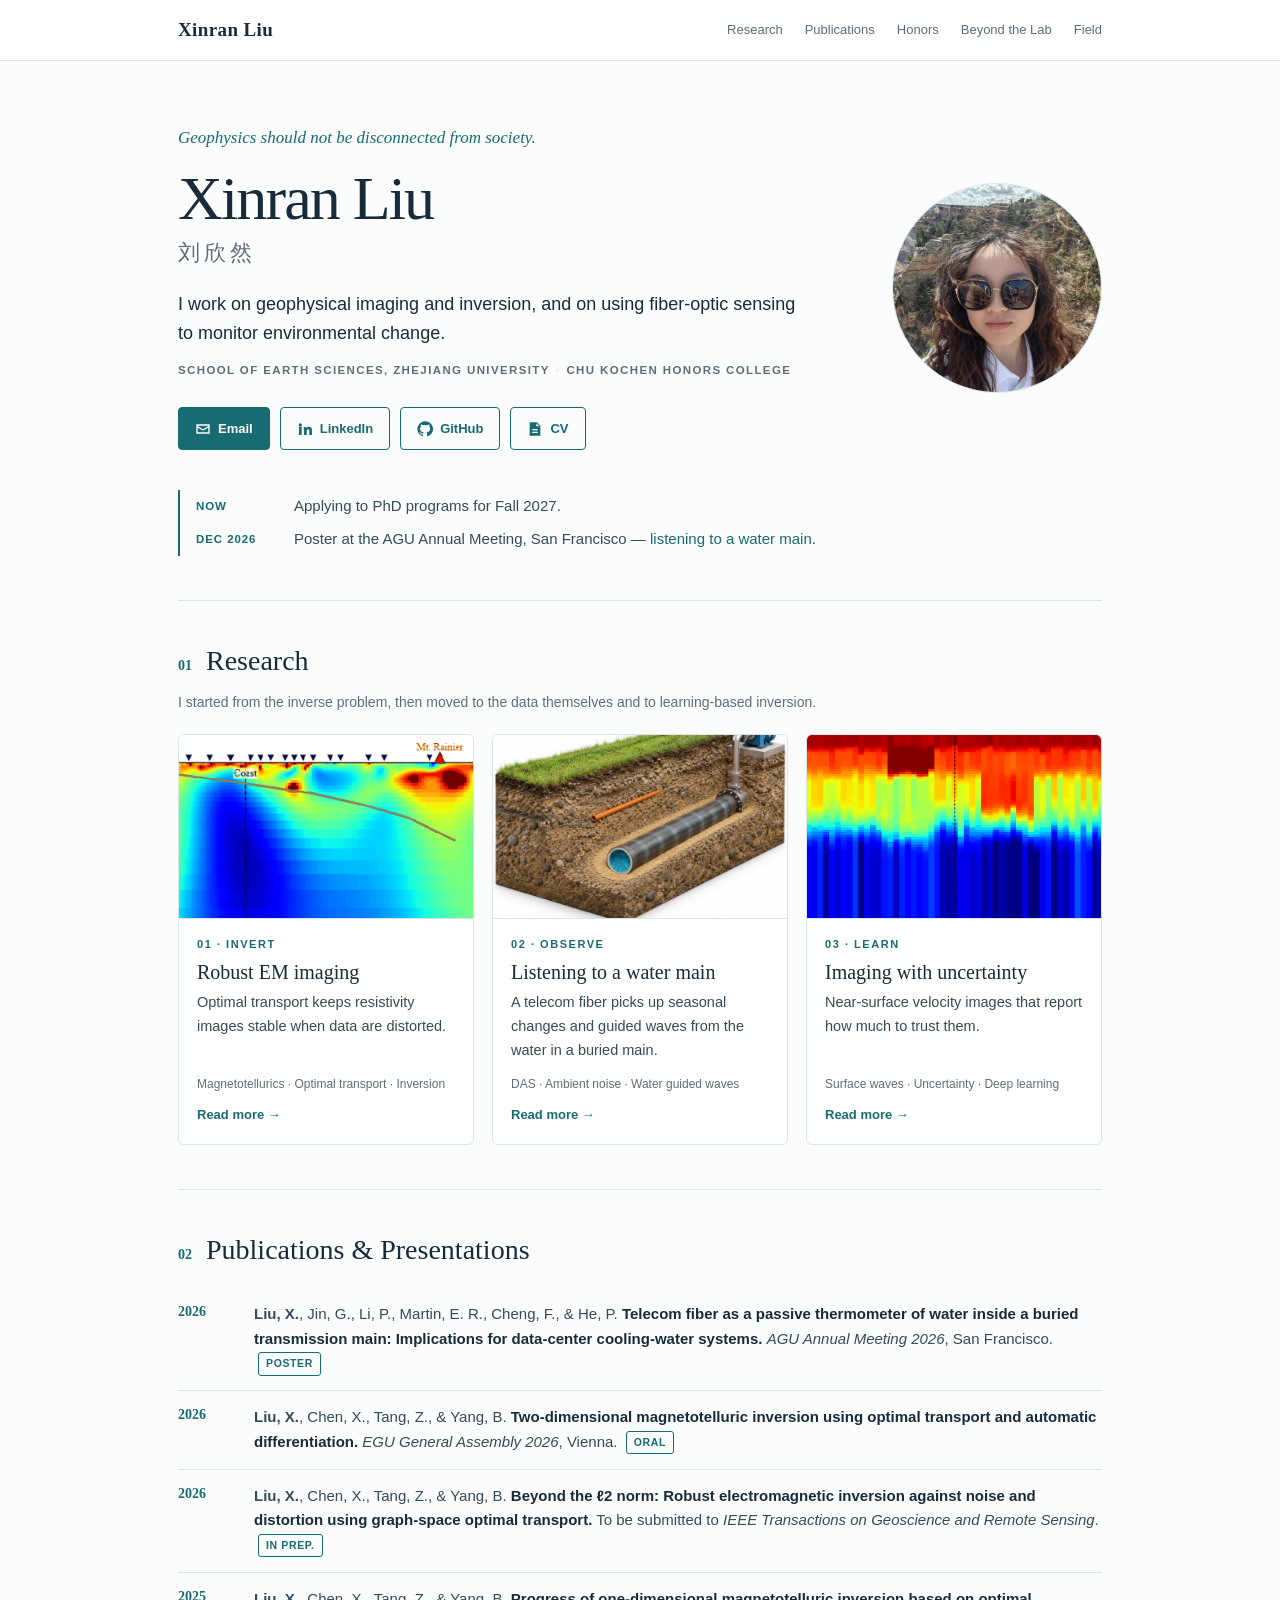
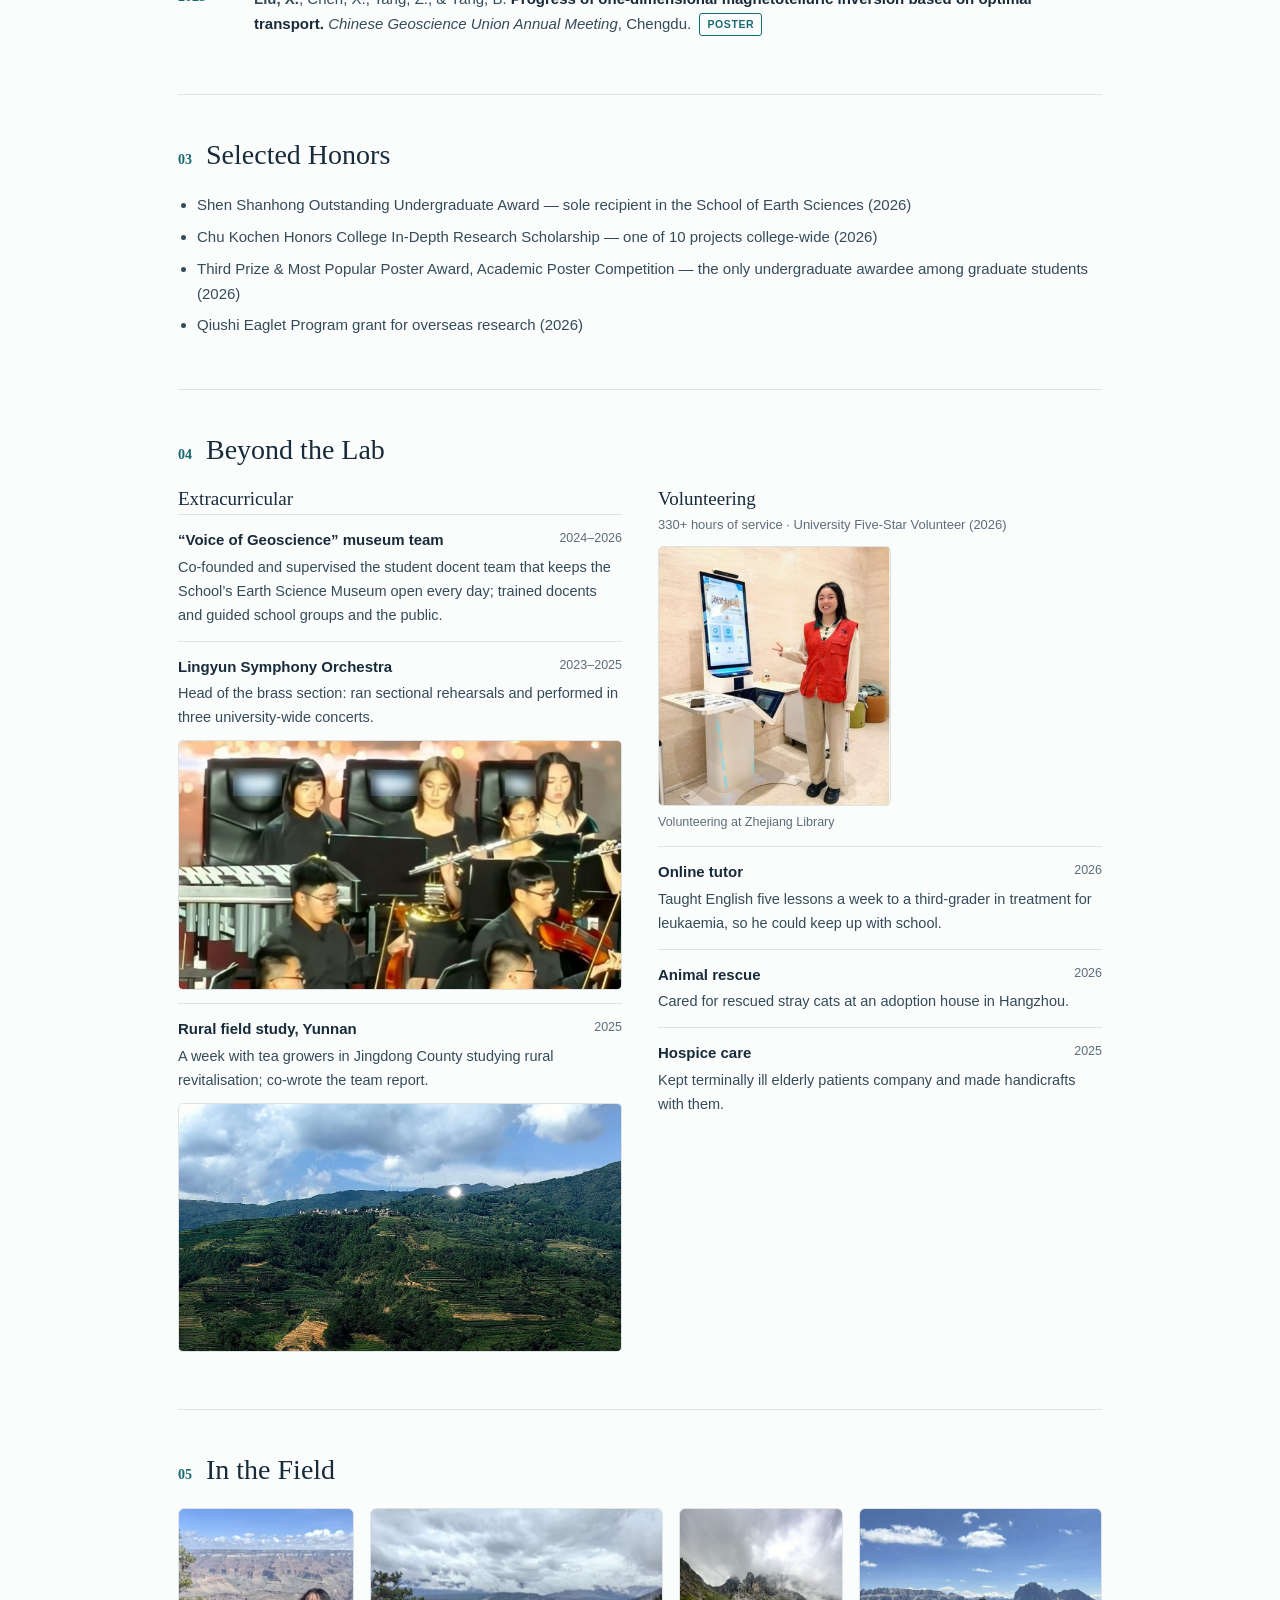
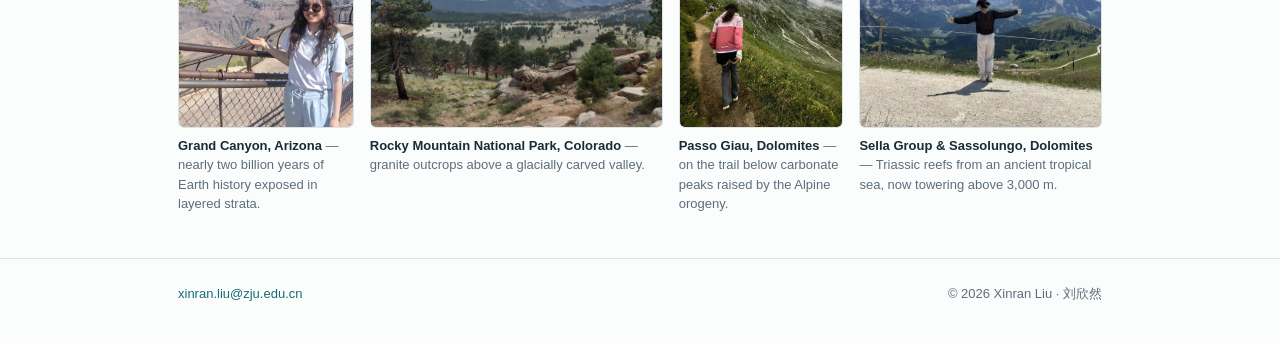
<file: index.html>
<!doctype html>
<html lang="en">
<head>
<meta charset="utf-8">
<meta name="viewport" content="width=device-width, initial-scale=1, viewport-fit=cover">
<meta name="description" content="Xinran Liu (刘欣然) — geophysical imaging and inversion, and fiber-optic sensing to monitor environmental change. Zhejiang University.">
<meta name="theme-color" content="#176b72">
<meta property="og:title" content="Xinran Liu 刘欣然 · Geophysics">
<meta property="og:description" content="Geophysical imaging and inversion, and fiber-optic sensing to monitor environmental change.">
<title>Xinran Liu 刘欣然 | Geophysics</title>
<link rel="stylesheet" href="assets/site.css">
</head>
<body>
<header><div class="wrap"><nav>
 <a class="brand" href="#top">Xinran Liu</a>
 <div class="navlinks"><a href="#research">Research</a><a href="#publications">Publications</a><a class="opt" href="#honors">Honors</a><a href="#beyond">Beyond the Lab</a><a class="opt" href="#field">Field</a></div>
</nav></div></header>

<main class="wrap" id="top">
<div class="hero">
 <div>
  <p class="motto">Geophysics should not be disconnected from society.</p>
  <h1>Xinran Liu</h1>
  <div class="cn-name serif">刘欣然</div>
  <p class="intro">I work on geophysical imaging and inversion, and on using fiber-optic sensing to monitor environmental change.</p>
  <div class="affil">School of Earth Sciences, <span style="white-space:nowrap">Zhejiang University</span><span class="sep">·</span><span class="co">Chu Kochen Honors College</span></div>
  <div class="actions">
   <a class="btn primary" id="mail-btn" href="#footer"><svg viewBox="0 0 24 24"><path d="M2 5h20v14H2zm2 2v.5l8 5 8-5V7zm16 2.8-8 5-8-5V17h16z"/></svg>Email</a>
   <a class="btn" href="https://www.linkedin.com/in/xinran-liu-3387aa37b/" target="_blank" rel="noopener"><svg viewBox="0 0 24 24"><path d="M4.98 3.5a2.5 2.5 0 1 1 0 5 2.5 2.5 0 0 1 0-5zM3 9h4v12H3zm7 0h3.8v1.7h.1c.5-1 1.8-2 3.8-2 4 0 4.8 2.7 4.8 6.1V21h-4v-5.5c0-1.3 0-3-1.8-3s-2.1 1.4-2.1 2.9V21h-4z"/></svg>LinkedIn</a>
   <a class="btn" href="https://github.com/MTinv-OT/MTinv_OT" target="_blank" rel="noopener"><svg viewBox="0 0 24 24"><path d="M12 .5a11.5 11.5 0 0 0-3.6 22.4c.6.1.8-.3.8-.6v-2c-3.2.7-3.9-1.5-3.9-1.5-.5-1.3-1.3-1.7-1.3-1.7-1-.7.1-.7.1-.7 1.2.1 1.8 1.2 1.8 1.2 1 1.8 2.7 1.3 3.4 1 .1-.8.4-1.3.7-1.6-2.6-.3-5.3-1.3-5.3-5.7 0-1.3.5-2.3 1.2-3.1-.1-.3-.5-1.5.1-3.1 0 0 1-.3 3.2 1.2a11 11 0 0 1 5.8 0C17.3 4.8 18.3 5.1 18.3 5.1c.6 1.6.2 2.8.1 3.1.8.8 1.2 1.8 1.2 3.1 0 4.4-2.7 5.4-5.3 5.7.4.4.8 1.1.8 2.2v3.2c0 .3.2.7.8.6A11.5 11.5 0 0 0 12 .5z"/></svg>GitHub</a>
   <a class="btn" id="cv-btn" href="assets/Xinran_Liu_CVZJU-Public.pdf" target="_blank" rel="noopener"><svg viewBox="0 0 24 24"><path d="M6 2h9l5 5v15H4V2zm8 1.5V8h4.5zM8 12v2h8v-2zm0 4v2h8v-2z"/></svg>CV</a>
  </div>
 </div>
 <div class="avatar" aria-label="Photo of Xinran Liu"><img src="assets/avatar.jpg" alt="Xinran Liu" onerror="this.style.display='none'"><span class="initials">XL</span></div>
</div>

<ul class="news" aria-label="News">
 <li><span class="when">Now</span><span>Applying to PhD programs for Fall 2027.</span></li>
 <li><span class="when">Dec 2026</span><span>Poster at the AGU Annual Meeting, San Francisco — <a href="projects/observe.html">listening to a water main</a>.</span></li>
</ul>

<section id="research">
 <div class="section-head"><span class="section-no">01</span><h2>Research</h2></div>
 <p class="thread">I started from the inverse problem, then moved to the data themselves and to learning-based inversion.</p>
 <div class="cards">
  <a class="pcard" href="projects/invert.html">
   <img src="assets/fig/thumb-invert.png" alt="Resistivity model across the Cascadia Subduction Zone from magnetotelluric inversion" width="720" height="450" loading="lazy">
   <div class="body"><span class="step">01 · Invert</span><h3>Robust EM imaging</h3><p>Optimal transport keeps resistivity images stable when data are distorted.</p><span class="kw">Magnetotellurics · Optimal transport · Inversion</span><span class="more">Read more →</span></div>
  </a>
  <a class="pcard" href="projects/observe.html">
   <img src="assets/fig/thumb-observe.jpg" alt="Schematic of a telecom fiber buried next to a water main" width="720" height="450" loading="lazy">
   <div class="body"><span class="step">02 · Observe</span><h3>Listening to a water main</h3><p>A telecom fiber picks up seasonal changes and guided waves from the water in a buried main.</p><span class="kw">DAS · Ambient noise · Water guided waves</span><span class="more">Read more →</span></div>
  </a>
  <a class="pcard" href="projects/learn.html">
   <img src="assets/fig/thumb-learn.png" alt="Shear-wave velocity image from surface-wave inversion" width="720" height="450" loading="lazy">
   <div class="body"><span class="step">03 · Learn</span><h3>Imaging with uncertainty</h3><p>Near-surface velocity images that report how much to trust them.</p><span class="kw">Surface waves · Uncertainty · Deep learning</span><span class="more">Read more →</span></div>
  </a>
 </div>
</section>

<section id="publications">
 <div class="section-head"><span class="section-no">02</span><h2>Publications &amp; Presentations</h2></div>
 <ul class="pubs">
  <li><span class="year">2026</span><div><b>Liu, X.</b>, Jin, G., Li, P., Martin, E. R., Cheng, F., &amp; He, P. <span class="title">Telecom fiber as a passive thermometer of water inside a buried transmission main: Implications for data-center cooling-water systems.</span> <span class="venue">AGU Annual Meeting 2026</span>, San Francisco. <span class="badge">Poster</span></div></li>
  <li><span class="year">2026</span><div><b>Liu, X.</b>, Chen, X., Tang, Z., &amp; Yang, B. <span class="title">Two-dimensional magnetotelluric inversion using optimal transport and automatic differentiation.</span> <span class="venue">EGU General Assembly 2026</span>, Vienna. <span class="badge">Oral</span></div></li>
  <li><span class="year">2026</span><div><b>Liu, X.</b>, Chen, X., Tang, Z., &amp; Yang, B. <span class="title">Beyond the ℓ2 norm: Robust electromagnetic inversion against noise and distortion using graph-space optimal transport.</span> To be submitted to <span class="venue">IEEE Transactions on Geoscience and Remote Sensing</span>. <span class="badge">In prep.</span></div></li>
  <li><span class="year">2025</span><div><b>Liu, X.</b>, Chen, X., Tang, Z., &amp; Yang, B. <span class="title">Progress of one-dimensional magnetotelluric inversion based on optimal transport.</span> <span class="venue">Chinese Geoscience Union Annual Meeting</span>, Chengdu. <span class="badge">Poster</span></div></li>
 </ul>
</section>

<section id="honors">
 <div class="section-head"><span class="section-no">03</span><h2>Selected Honors</h2></div>
 <ul class="honors">
  <li>Shen Shanhong Outstanding Undergraduate Award — sole recipient in the School of Earth Sciences (2026)</li>
  <li>Chu Kochen Honors College In-Depth Research Scholarship — one of 10 projects college-wide (2026)</li>
  <li>Third Prize &amp; Most Popular Poster Award, Academic Poster Competition — the only undergraduate awardee among graduate students (2026)</li>
  <li>Qiushi Eaglet Program grant for overseas research (2026)</li>
 </ul>
</section>

<section id="beyond">
 <div class="section-head"><span class="section-no">04</span><h2>Beyond the Lab</h2></div>
 <div class="beyond">
  <div>
   <h3>Extracurricular</h3>
   <ul class="items">
    <li><div class="t">“Voice of Geoscience” museum team<span>2024–2026</span></div><p>Co-founded and supervised the student docent team that keeps the School’s Earth Science Museum open every day; trained docents and guided school groups and the public.</p></li>
    <li><div class="t">Lingyun Symphony Orchestra<span>2023–2025</span></div><p>Head of the brass section: ran sectional rehearsals and performed in three university-wide concerts.</p><img style="object-position:50% 15%" src="assets/life/orchestra.jpg" alt="Lingyun Symphony Orchestra on stage" width="669" height="565" loading="lazy"></li>
    <li><div class="t">Rural field study, Yunnan<span>2025</span></div><p>A week with tea growers in Jingdong County studying rural revitalisation; co-wrote the team report.</p><img src="assets/life/yunnan-tea.jpg" alt="Tea terraces in Jingdong County, Yunnan" width="1200" height="675" loading="lazy"></li>
   </ul>
  </div>
  <div>
   <h3>Volunteering</h3>
   <p class="sub">330+ hours of service · University Five-Star Volunteer (2026)</p>
   <figure class="vphoto"><img src="assets/life/volunteer-library.jpg" alt="Xinran Liu volunteering at Zhejiang Library" width="373" height="417" loading="lazy"><figcaption>Volunteering at Zhejiang Library</figcaption></figure>
   <ul class="items">
    <li><div class="t">Online tutor<span>2026</span></div><p>Taught English five lessons a week to a third-grader in treatment for leukaemia, so he could keep up with school.</p></li>
    <li><div class="t">Animal rescue<span>2026</span></div><p>Cared for rescued stray cats at an adoption house in Hangzhou.</p></li>
    <li><div class="t">Hospice care<span>2025</span></div><p>Kept terminally ill elderly patients company and made handicrafts with them.</p></li>
   </ul>
  </div>
 </div>
</section>

<section id="field">
 <div class="section-head"><span class="section-no">05</span><h2>In the Field</h2></div>
 <div class="gallery">
  <figure><img src="assets/photo/grand-canyon.jpg" alt="Xinran Liu at the South Rim of the Grand Canyon" width="960" height="1200" loading="lazy" decoding="async"><figcaption><b>Grand Canyon, Arizona</b> — nearly two billion years of Earth history exposed in layered strata.</figcaption></figure>
  <figure><img src="assets/photo/rocky-mountain.jpg" alt="Granite outcrop and glacial valley in Rocky Mountain National Park" width="1200" height="900" loading="lazy" decoding="async"><figcaption><b>Rocky Mountain National Park, Colorado</b> — granite outcrops above a glacially carved valley.</figcaption></figure>
  <figure><img src="assets/photo/alps.jpg" alt="Hiking a trail near Passo Giau in the Dolomites" width="900" height="1200" loading="lazy" decoding="async"><figcaption><b>Passo Giau, Dolomites</b> — on the trail below carbonate peaks raised by the Alpine orogeny.</figcaption></figure>
  <figure><img src="assets/photo/alps-summit.jpg" alt="View of the Sella Group and Sassolungo in the Dolomites" width="1104" height="1000" loading="lazy" decoding="async"><figcaption><b>Sella Group &amp; Sassolungo, Dolomites</b> — Triassic reefs from an ancient tropical sea, now towering above 3,000 m.</figcaption></figure>
 </div>
</section>
</main>

<footer id="footer"><div class="wrap"><a class="mail-link" href="#footer">xinran.liu [at] zju.edu.cn</a><span>© 2026 Xinran Liu · 刘欣然</span></div></footer>

<div class="cv-modal" id="cv-modal" role="dialog" aria-modal="true" aria-label="Curriculum vitae">
 <div class="cv-bar"><span class="t">Curriculum Vitae</span><a href="assets/Xinran_Liu_CVZJU-Public.pdf" download="Xinran_Liu_CV.pdf">Download PDF</a><button class="x" type="button" id="cv-close" aria-label="Close">×</button></div>
 <div class="cv-pages" id="cv-pages"><img data-src="assets/cv-page-1.png" alt="CV page 1" width="1275" height="1650"><img data-src="assets/cv-page-2.png" alt="CV page 2" width="1275" height="1650"></div>
</div>
<script>
// Assemble the email address at runtime so simple scrapers don't pick it up.
(function(){var u='xinran.liu',d='zju.edu.cn',m='mailto:'+u+'@'+d;
document.getElementById('mail-btn').href=m;document.querySelectorAll('.mail-link').forEach(function(l){l.href=m;l.textContent=u+'@'+d;});})();
// Show initials only if no photo loaded.
(function(){var a=document.querySelector('.avatar'),img=a.querySelector('img'),s=a.querySelector('.initials');
function chk(){s.style.display=(img.complete&&img.naturalWidth)?'none':'';}
img.addEventListener('load',chk);img.addEventListener('error',chk);chk();})();
// Gallery: size each figure by its aspect ratio so photos share one row height.
document.querySelectorAll('.gallery img').forEach(function(i){var r=i.getAttribute('width')/i.getAttribute('height');i.parentNode.style.setProperty('--r',r);i.style.setProperty('--ar',r);});
// CV viewer: open page images in an overlay; the button still links to the PDF if scripts fail.
(function(){var m=document.getElementById('cv-modal'),btn=document.getElementById('cv-btn'),pages=document.getElementById('cv-pages'),open=false;
function show(push){if(open)return;open=true;pages.querySelectorAll('img[data-src]').forEach(function(i){i.src=i.dataset.src;i.removeAttribute('data-src');});
m.classList.add('open');document.body.classList.add('noscroll');pages.scrollTop=0;if(push)history.pushState({cv:1},'','#cv');document.getElementById('cv-close').focus();}
function hide(){if(!open)return;open=false;m.classList.remove('open');document.body.classList.remove('noscroll');btn.focus({preventScroll:true});}
btn.addEventListener('click',function(e){e.preventDefault();show(true);});
document.getElementById('cv-close').addEventListener('click',function(){history.state&&history.state.cv?history.back():hide();});
m.addEventListener('click',function(e){if(e.target===m)document.getElementById('cv-close').click();});
document.addEventListener('keydown',function(e){if(e.key==='Escape'&&open)document.getElementById('cv-close').click();});
window.addEventListener('popstate',function(){location.hash==='#cv'?show(false):hide();});
if(location.hash==='#cv')show(false);})();
</script>
</body></html>
</file>
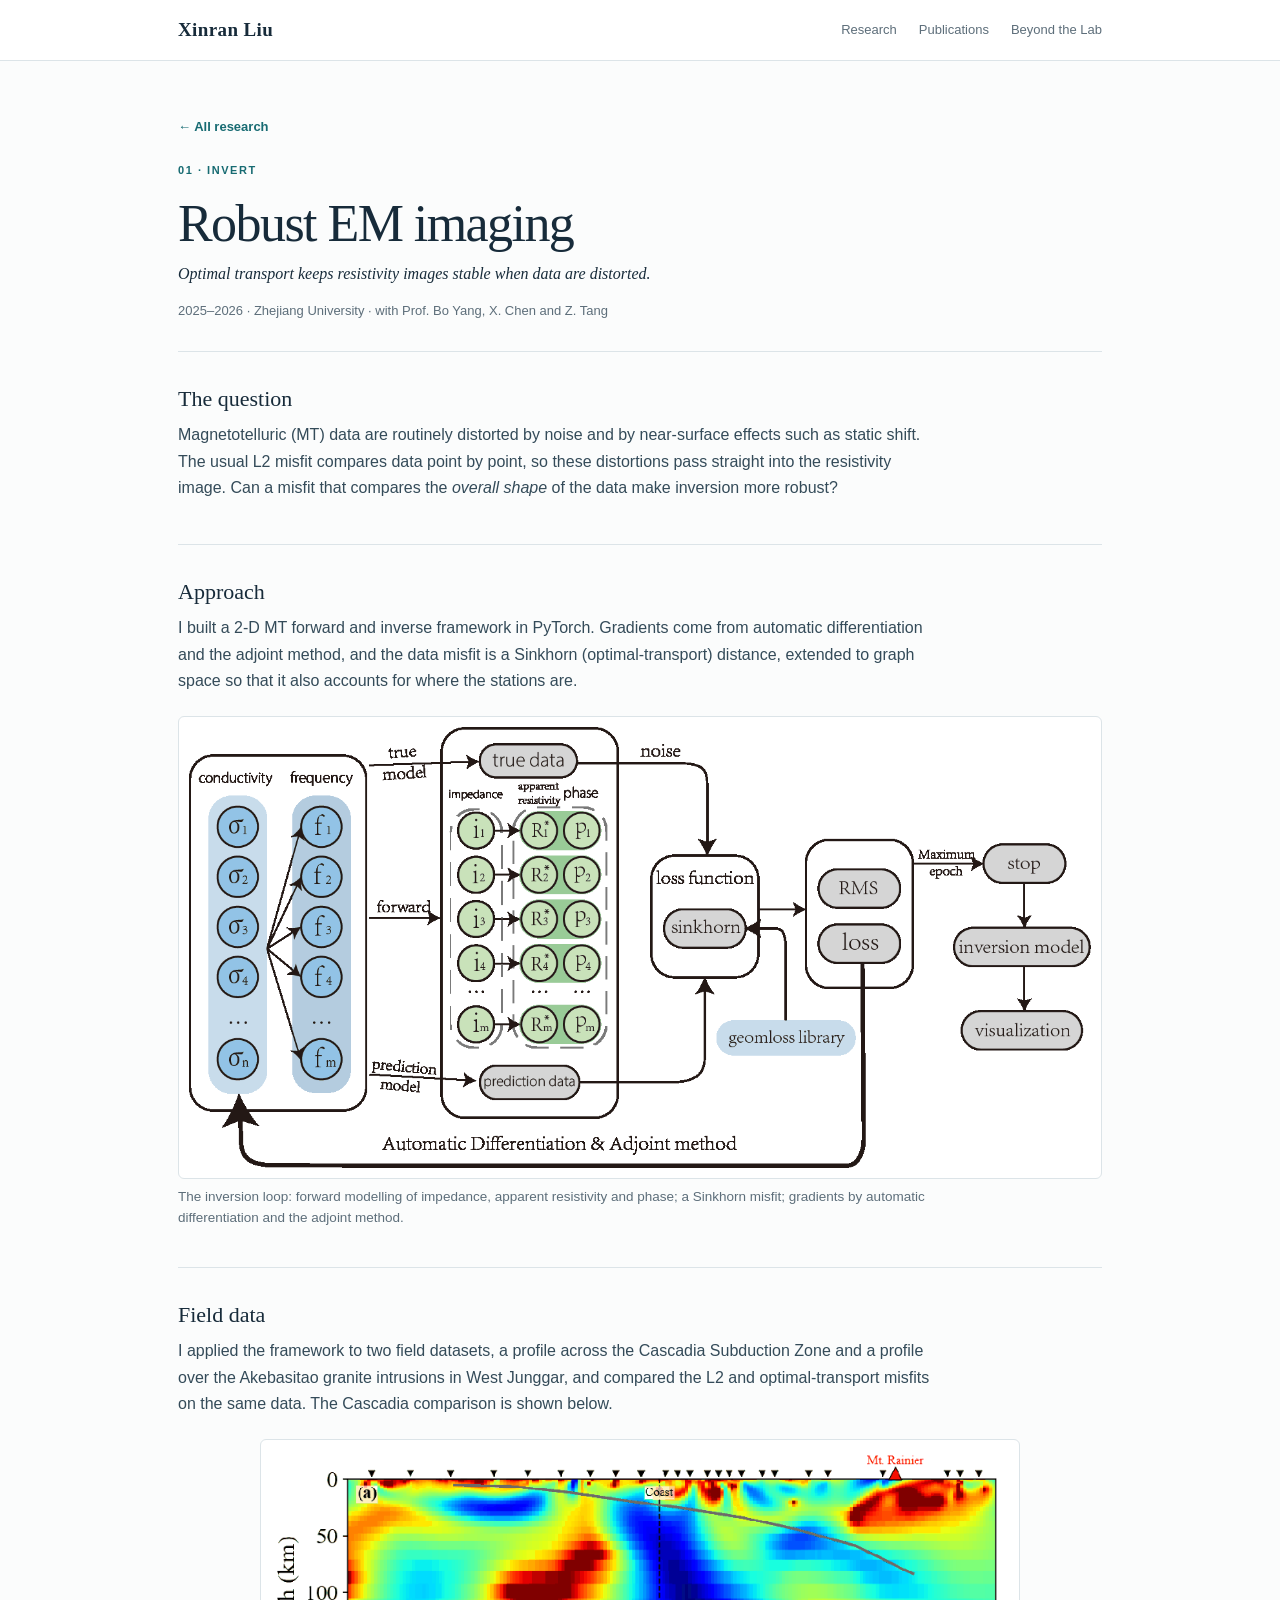
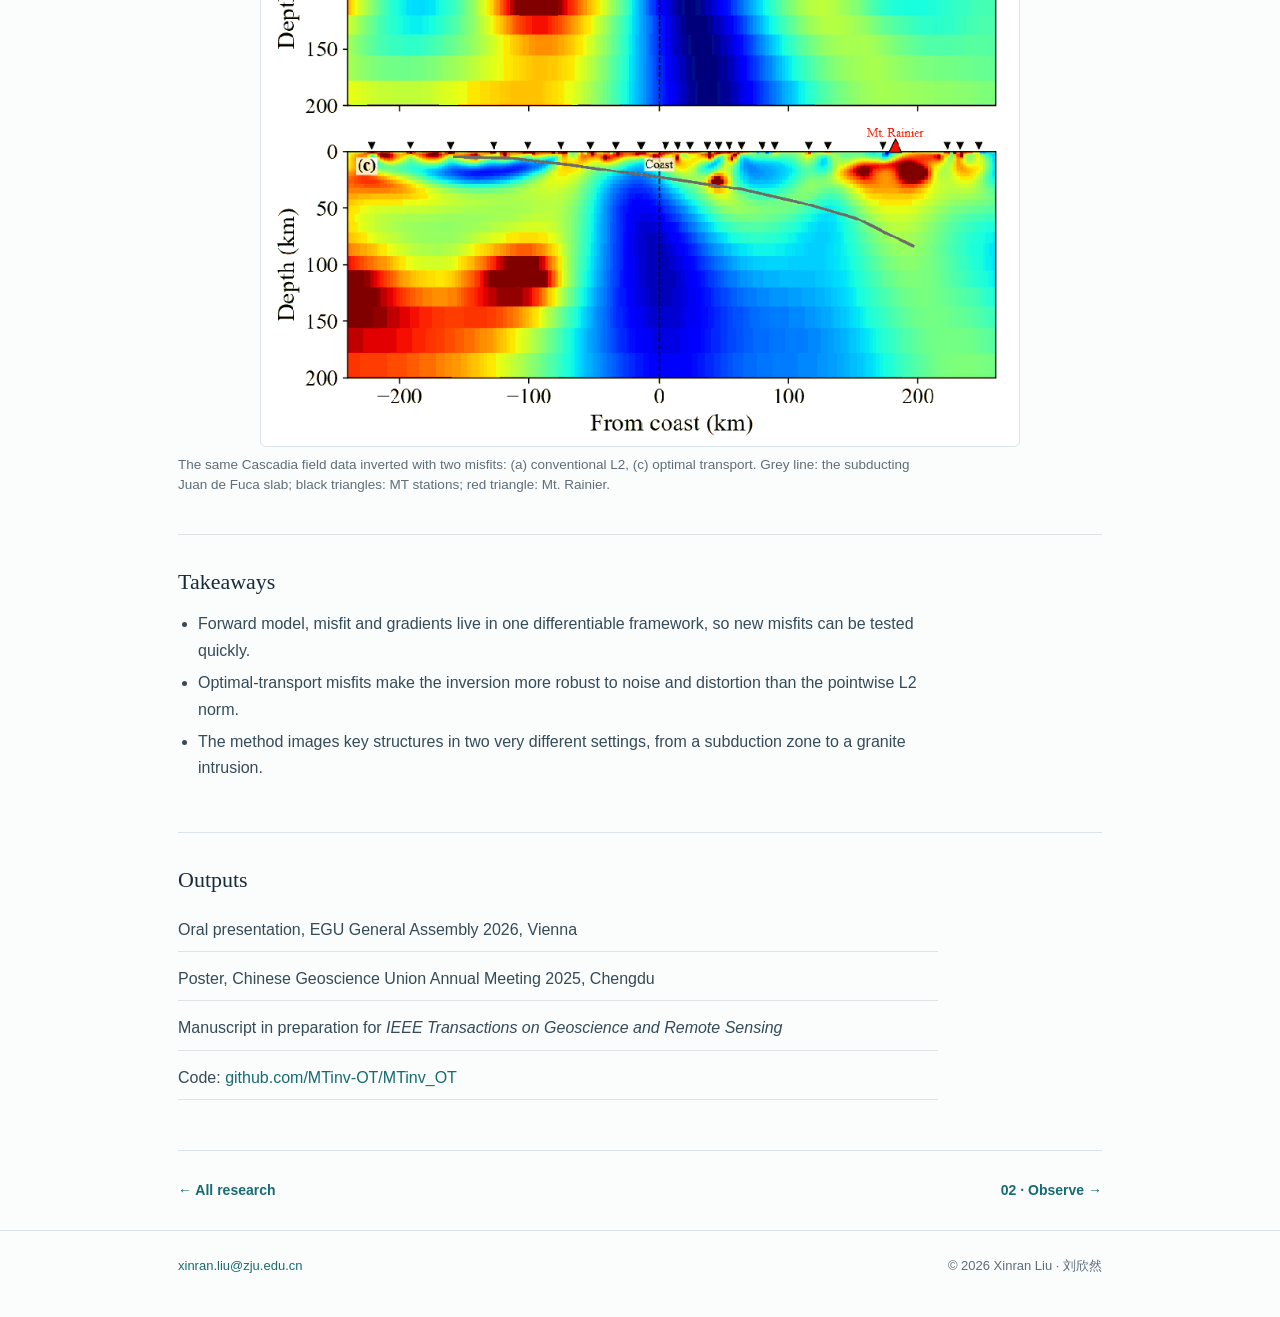
<file: projects/invert.html>
<!doctype html>
<html lang="en">
<head>
<meta charset="utf-8">
<meta name="viewport" content="width=device-width, initial-scale=1, viewport-fit=cover">
<meta name="theme-color" content="#176b72">
<meta name="description" content="Robust magnetotelluric inversion with optimal transport and automatic differentiation.">
<title>Robust EM imaging | Xinran Liu</title>
<link rel="stylesheet" href="../assets/site.css">
</head>
<body class="proj">
<header><div class="wrap"><nav>
 <a class="brand" href="../">Xinran Liu</a>
 <div class="navlinks"><a href="../#research">Research</a><a href="../#publications">Publications</a><a href="../#beyond">Beyond the Lab</a></div>
</nav></div></header>
<main class="wrap">
<div class="proj-hero">
 <a class="back" href="../#research">&larr; All research</a>
 <div class="step" style="margin-top:22px">01 &middot; Invert</div>
 <h1>Robust EM imaging</h1>
 <p class="lede">Optimal transport keeps resistivity images stable when data are distorted.</p>
 <div class="pmeta">2025&ndash;2026 &middot; Zhejiang University &middot; with Prof. Bo Yang, X. Chen and Z. Tang</div>
</div>

<section>
 <h2>The question</h2>
 <p>Magnetotelluric (MT) data are routinely distorted by noise and by near-surface effects such as static shift. The usual L2 misfit compares data point by point, so these distortions pass straight into the resistivity image. Can a misfit that compares the <em>overall shape</em> of the data make inversion more robust?</p>
</section>
<section>
 <h2>Approach</h2>
 <p>I built a 2-D MT forward and inverse framework in PyTorch. Gradients come from automatic differentiation and the adjoint method, and the data misfit is a Sinkhorn (optimal-transport) distance, extended to graph space so that it also accounts for where the stations are.</p>
 <figure class="fig"><img src="../assets/fig/invert-framework.png" alt="Inversion workflow diagram" width="1397" height="683" loading="lazy"><figcaption>The inversion loop: forward modelling of impedance, apparent resistivity and phase; a Sinkhorn misfit; gradients by automatic differentiation and the adjoint method.</figcaption></figure>
</section>
<section>
 <h2>Field data</h2>
 <p>I applied the framework to two field datasets, a profile across the Cascadia Subduction Zone and a profile over the Akebasitao granite intrusions in West Junggar, and compared the L2 and optimal-transport misfits on the same data. The Cascadia comparison is shown below.</p>
 <figure class="fig"><img src="../assets/fig/invert-field.png" alt="Resistivity models across the Cascadia Subduction Zone from L2 and optimal-transport inversions" width="936" height="742" loading="lazy" style="max-width:760px;margin:0 auto"><figcaption>The same Cascadia field data inverted with two misfits: (a) conventional L2, (c) optimal transport. Grey line: the subducting Juan de Fuca slab; black triangles: MT stations; red triangle: Mt. Rainier.</figcaption></figure>
</section>
<section>
 <h2>Takeaways</h2>
 <ul>
  <li>Forward model, misfit and gradients live in one differentiable framework, so new misfits can be tested quickly.</li>
  <li>Optimal-transport misfits make the inversion more robust to noise and distortion than the pointwise L2 norm.</li>
  <li>The method images key structures in two very different settings, from a subduction zone to a granite intrusion.</li>
 </ul>
</section>
<section>
 <h2>Outputs</h2>
 <ul class="outputs">
  <li>Oral presentation, EGU General Assembly 2026, Vienna</li>
  <li>Poster, Chinese Geoscience Union Annual Meeting 2025, Chengdu</li>
  <li>Manuscript in preparation for <em>IEEE Transactions on Geoscience and Remote Sensing</em></li>
  <li>Code: <a href="https://github.com/MTinv-OT/MTinv_OT" target="_blank" rel="noopener">github.com/MTinv-OT/MTinv_OT</a></li>
 </ul>
</section>
<div class="pager"><span><a href="../#research">&larr; All research</a></span><span><a href="observe.html">02 &middot; Observe &rarr;</a></span></div>
</main>
<footer><div class="wrap"><a class="mail-link" href="../">xinran.liu [at] zju.edu.cn</a><span>&copy; 2026 Xinran Liu &middot; 刘欣然</span></div></footer>
<script>(function(){var u='xinran.liu',d='zju.edu.cn';document.querySelectorAll('.mail-link').forEach(function(l){l.href='mailto:'+u+'@'+d;l.textContent=u+'@'+d;});})();</script>
</body></html>
</file>
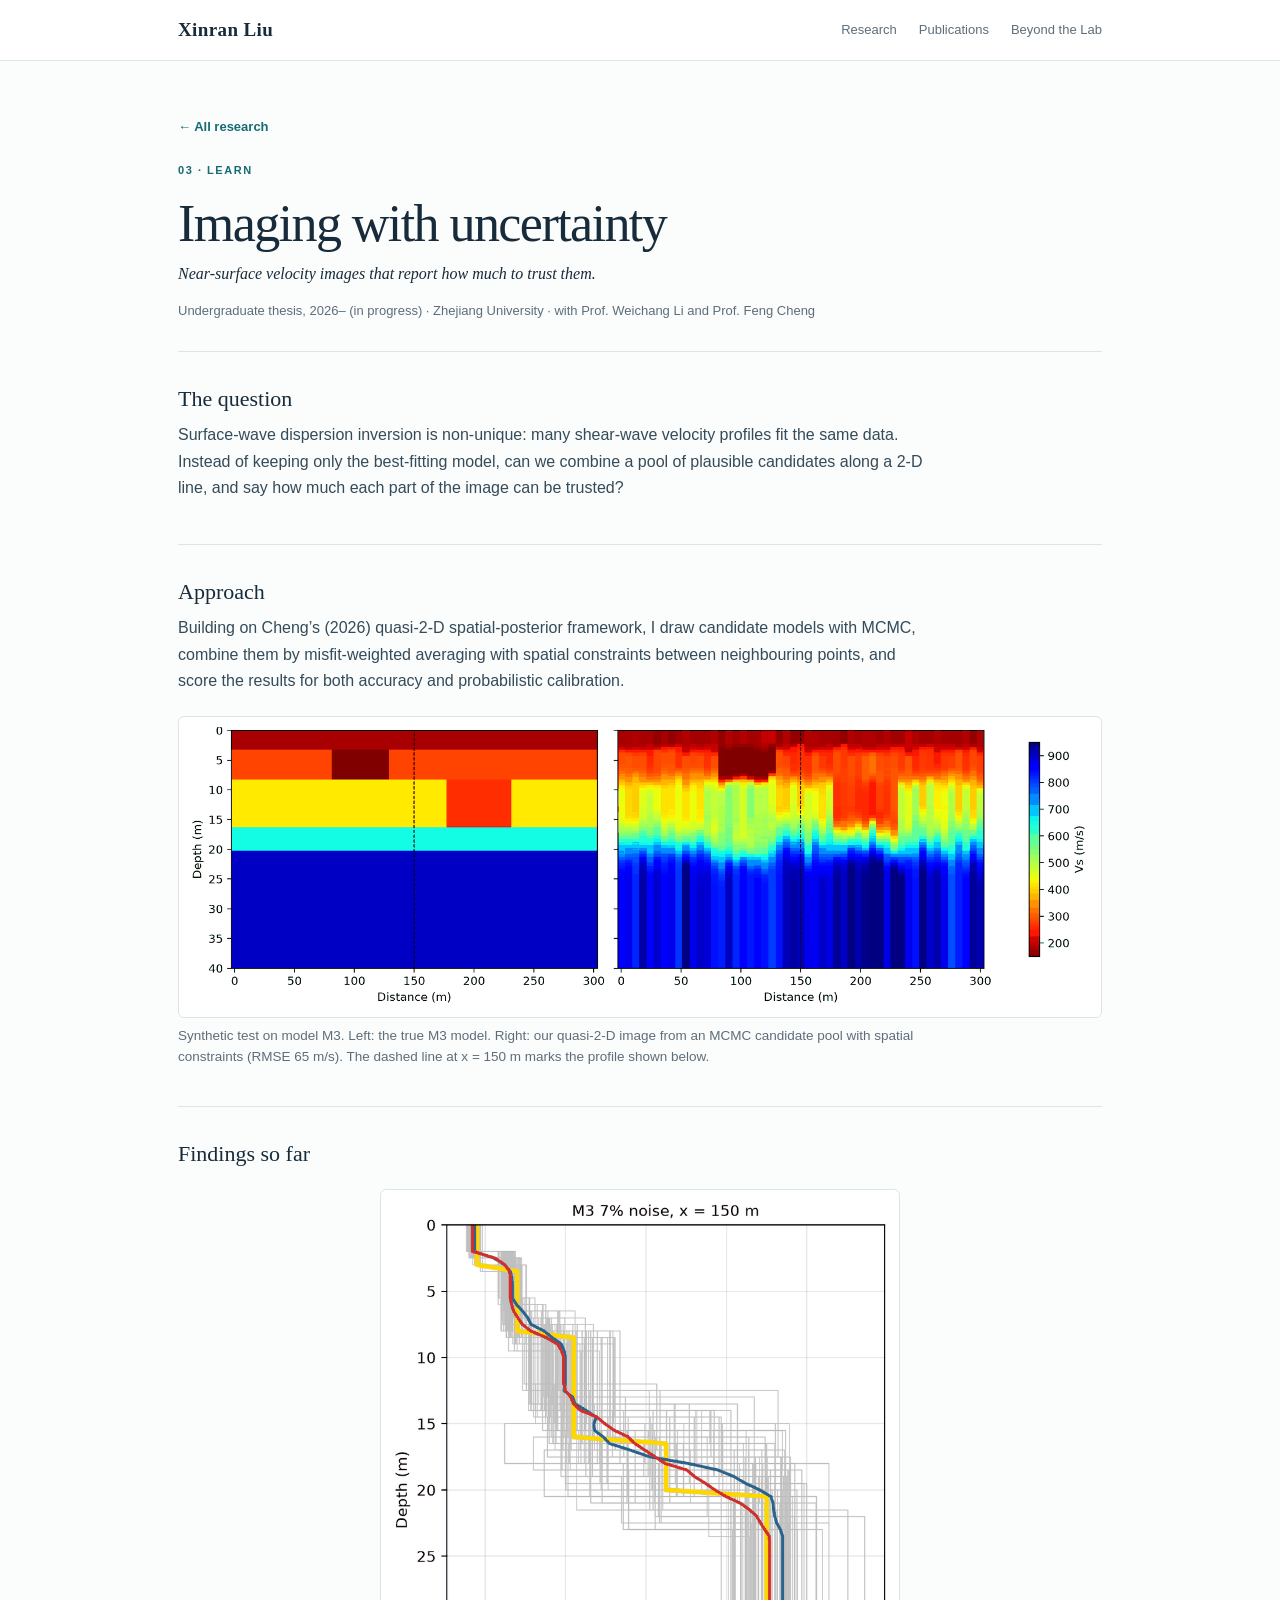
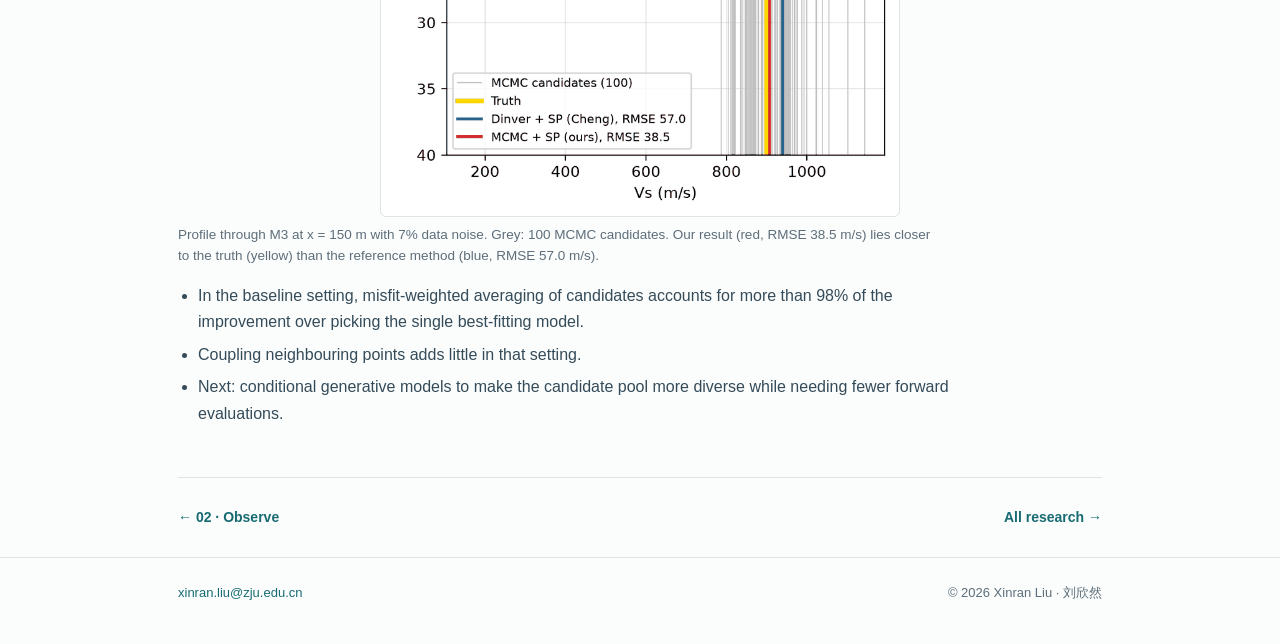
<file: projects/learn.html>
<!doctype html>
<html lang="en">
<head>
<meta charset="utf-8">
<meta name="viewport" content="width=device-width, initial-scale=1, viewport-fit=cover">
<meta name="theme-color" content="#176b72">
<meta name="description" content="Quasi-2-D surface-wave dispersion inversion with uncertainty, using candidate pools and spatial constraints.">
<title>Imaging with uncertainty | Xinran Liu</title>
<link rel="stylesheet" href="../assets/site.css">
</head>
<body class="proj">
<header><div class="wrap"><nav>
 <a class="brand" href="../">Xinran Liu</a>
 <div class="navlinks"><a href="../#research">Research</a><a href="../#publications">Publications</a><a href="../#beyond">Beyond the Lab</a></div>
</nav></div></header>
<main class="wrap">
<div class="proj-hero">
 <a class="back" href="../#research">&larr; All research</a>
 <div class="step" style="margin-top:22px">03 &middot; Learn</div>
 <h1>Imaging with uncertainty</h1>
 <p class="lede">Near-surface velocity images that report how much to trust them.</p>
 <div class="pmeta">Undergraduate thesis, 2026&ndash; (in progress) &middot; Zhejiang University &middot; with Prof. Weichang Li and Prof. Feng Cheng</div>
</div>

<section>
 <h2>The question</h2>
 <p>Surface-wave dispersion inversion is non-unique: many shear-wave velocity profiles fit the same data. Instead of keeping only the best-fitting model, can we combine a pool of plausible candidates along a 2-D line, and say how much each part of the image can be trusted?</p>
</section>
<section>
 <h2>Approach</h2>
 <p>Building on Cheng&rsquo;s (2026) quasi-2-D spatial-posterior framework, I draw candidate models with MCMC, combine them by misfit-weighted averaging with spatial constraints between neighbouring points, and score the results for both accuracy and probabilistic calibration.</p>
 <figure class="fig"><img src="../assets/fig/learn-section.png" alt="True velocity model and recovered quasi-2-D image" width="1600" height="496" loading="lazy"><figcaption>Synthetic test on model M3. Left: the true M3 model. Right: our quasi-2-D image from an MCMC candidate pool with spatial constraints (RMSE 65 m/s). The dashed line at x = 150 m marks the profile shown below.</figcaption></figure>
</section>
<section>
 <h2>Findings so far</h2>
 <figure class="fig narrow"><img src="../assets/fig/learn-profile.png" alt="Velocity profile at 150 m comparing candidates, truth and two methods" width="800" height="974" loading="lazy"><figcaption>Profile through M3 at x = 150 m with 7% data noise. Grey: 100 MCMC candidates. Our result (red, RMSE 38.5 m/s) lies closer to the truth (yellow) than the reference method (blue, RMSE 57.0 m/s).</figcaption></figure>
 <ul>
  <li>In the baseline setting, misfit-weighted averaging of candidates accounts for more than 98% of the improvement over picking the single best-fitting model.</li>
  <li>Coupling neighbouring points adds little in that setting.</li>
  <li>Next: conditional generative models to make the candidate pool more diverse while needing fewer forward evaluations.</li>
 </ul>
</section>
<div class="pager"><span><a href="observe.html">&larr; 02 &middot; Observe</a></span><span><a href="../#research">All research &rarr;</a></span></div>
</main>
<footer><div class="wrap"><a class="mail-link" href="../">xinran.liu [at] zju.edu.cn</a><span>&copy; 2026 Xinran Liu &middot; 刘欣然</span></div></footer>
<script>(function(){var u='xinran.liu',d='zju.edu.cn';document.querySelectorAll('.mail-link').forEach(function(l){l.href='mailto:'+u+'@'+d;l.textContent=u+'@'+d;});})();</script>
</body></html>
</file>
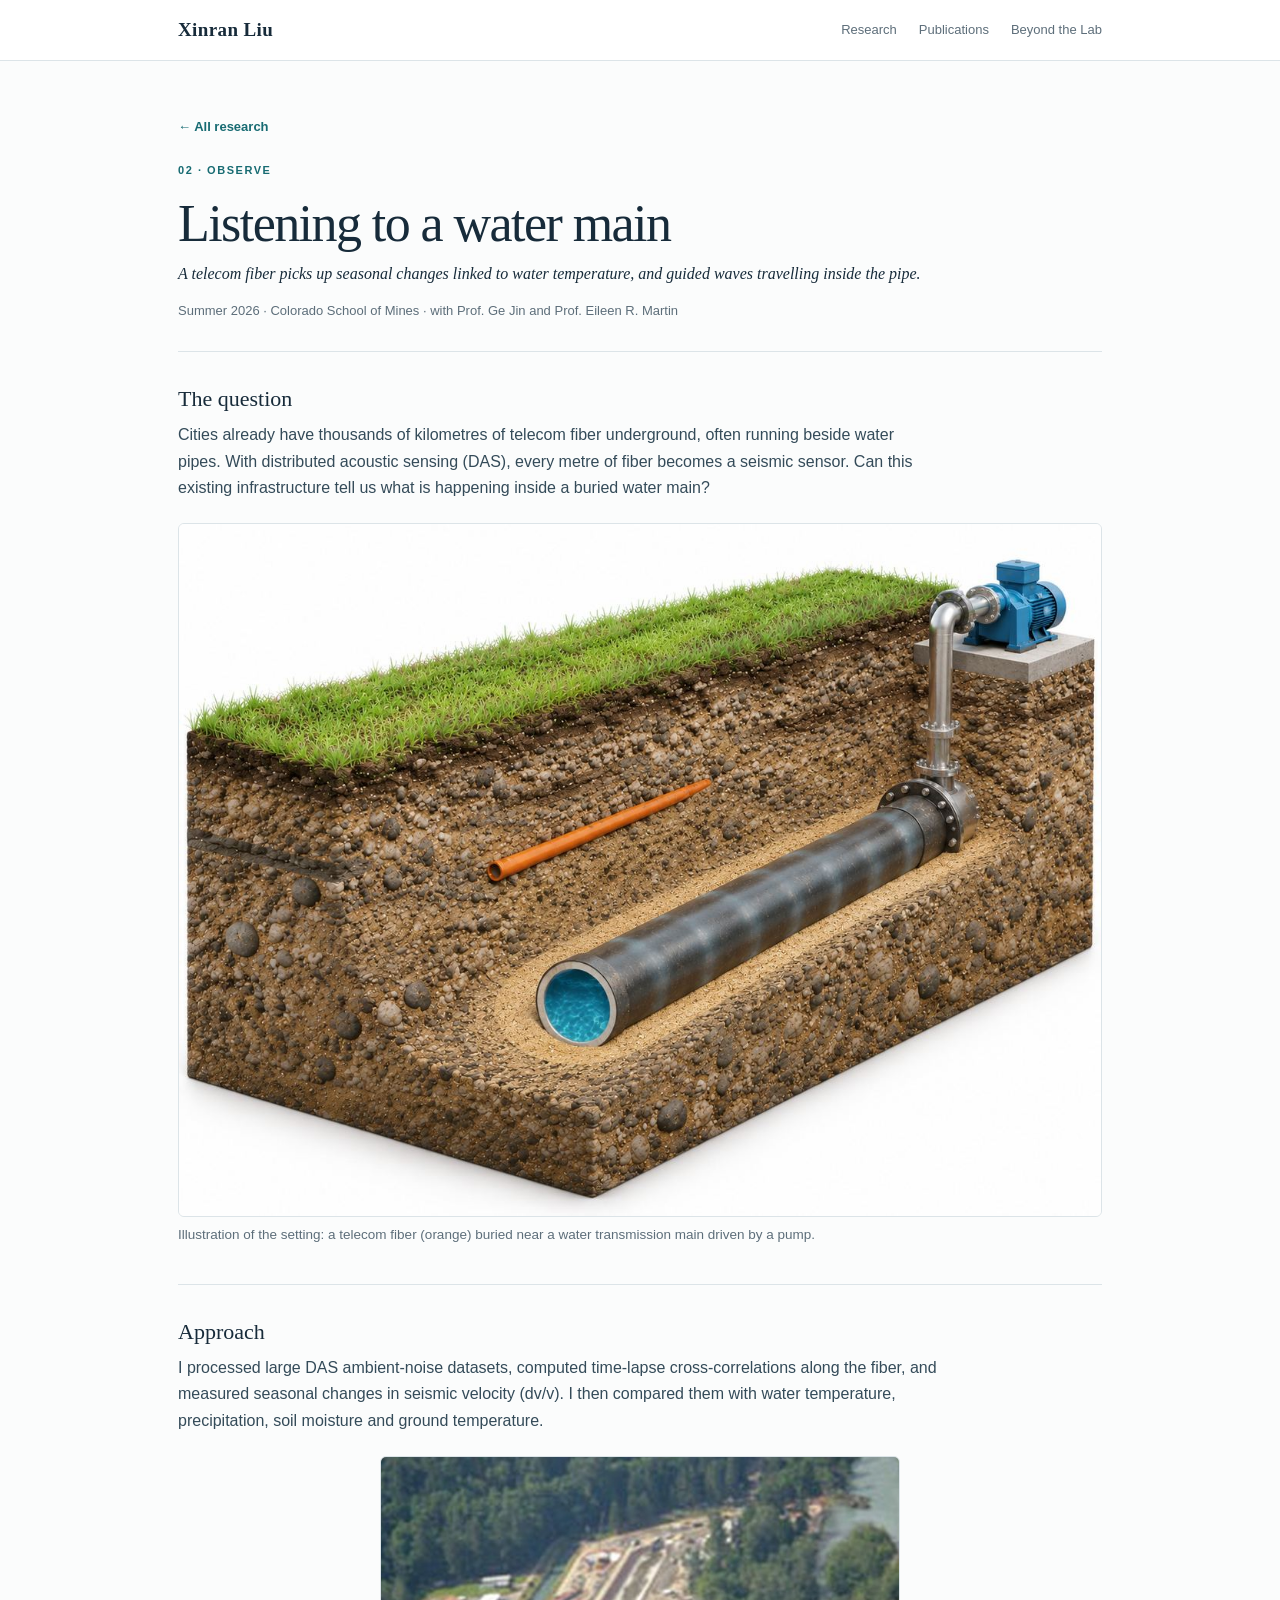
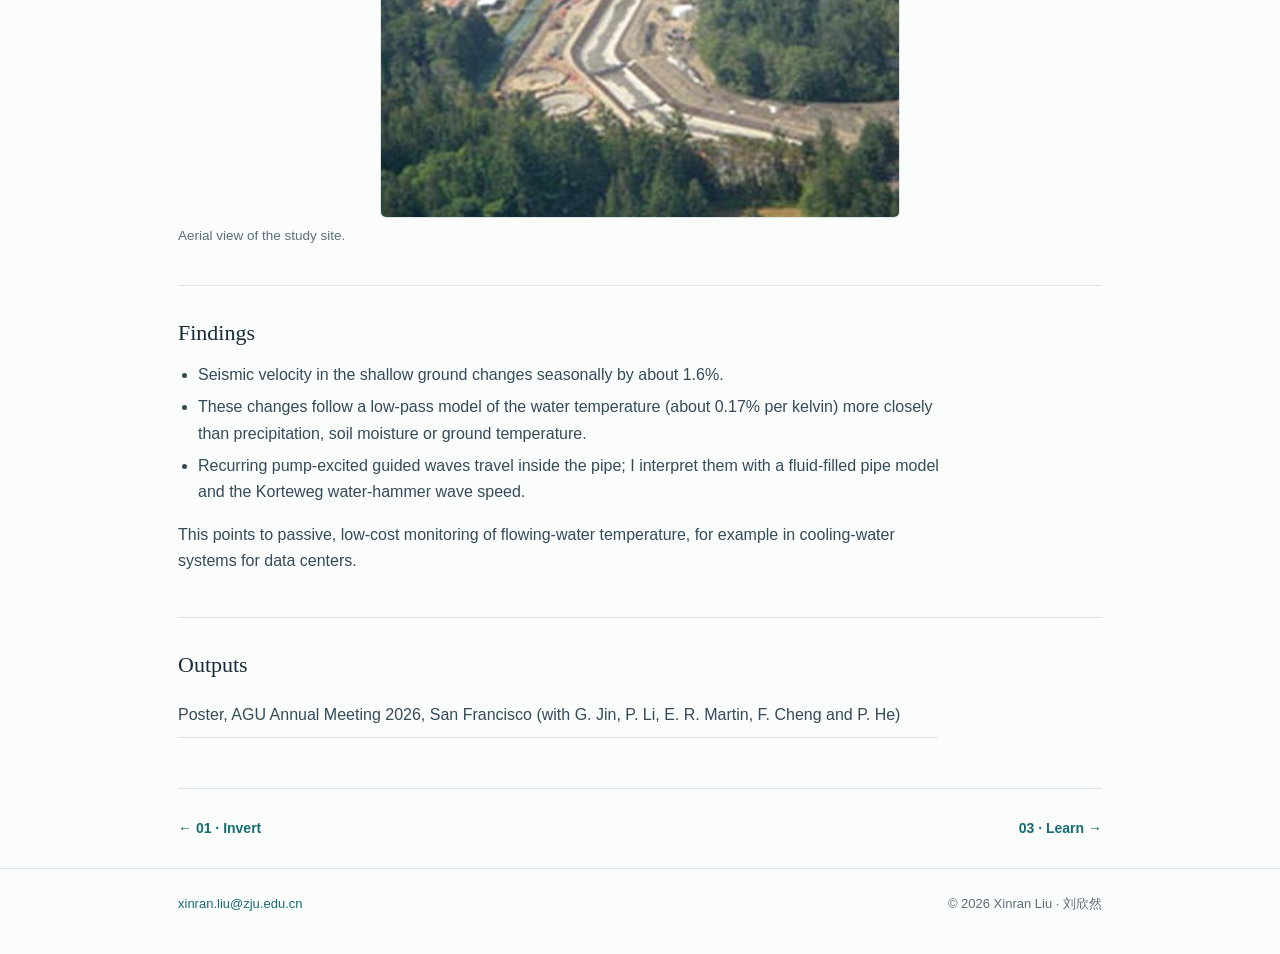
<file: projects/observe.html>
<!doctype html>
<html lang="en">
<head>
<meta charset="utf-8">
<meta name="viewport" content="width=device-width, initial-scale=1, viewport-fit=cover">
<meta name="theme-color" content="#176b72">
<meta name="description" content="Using a telecom fiber and distributed acoustic sensing to monitor the water inside a buried main.">
<title>Listening to a water main | Xinran Liu</title>
<link rel="stylesheet" href="../assets/site.css">
</head>
<body class="proj">
<header><div class="wrap"><nav>
 <a class="brand" href="../">Xinran Liu</a>
 <div class="navlinks"><a href="../#research">Research</a><a href="../#publications">Publications</a><a href="../#beyond">Beyond the Lab</a></div>
</nav></div></header>
<main class="wrap">
<div class="proj-hero">
 <a class="back" href="../#research">&larr; All research</a>
 <div class="step" style="margin-top:22px">02 &middot; Observe</div>
 <h1>Listening to a water main</h1>
 <p class="lede">A telecom fiber picks up seasonal changes linked to water temperature, and guided waves travelling inside the pipe.</p>
 <div class="pmeta">Summer 2026 &middot; Colorado School of Mines &middot; with Prof. Ge Jin and Prof. Eileen R. Martin</div>
</div>

<section>
 <h2>The question</h2>
 <p>Cities already have thousands of kilometres of telecom fiber underground, often running beside water pipes. With distributed acoustic sensing (DAS), every metre of fiber becomes a seismic sensor. Can this existing infrastructure tell us what is happening inside a buried water main?</p>
 <figure class="fig photo"><img src="../assets/fig/observe-schematic.jpg" alt="Schematic of a telecom fiber buried next to a pumped water main" width="1200" height="900" loading="lazy"><figcaption>Illustration of the setting: a telecom fiber (orange) buried near a water transmission main driven by a pump.</figcaption></figure>
</section>
<section>
 <h2>Approach</h2>
 <p>I processed large DAS ambient-noise datasets, computed time-lapse cross-correlations along the fiber, and measured seasonal changes in seismic velocity (dv/v). I then compared them with water temperature, precipitation, soil moisture and ground temperature.</p>
 <figure class="fig photo narrow"><img src="../assets/fig/observe-site.jpg" alt="Aerial view of the study site" width="675" height="469" loading="lazy"><figcaption>Aerial view of the study site.</figcaption></figure>
</section>
<section>
 <h2>Findings</h2>
 <ul>
  <li>Seismic velocity in the shallow ground changes seasonally by about 1.6%.</li>
  <li>These changes follow a low-pass model of the water temperature (about 0.17% per kelvin) more closely than precipitation, soil moisture or ground temperature.</li>
  <li>Recurring pump-excited guided waves travel inside the pipe; I interpret them with a fluid-filled pipe model and the Korteweg water-hammer wave speed.</li>
 </ul>
 <p>This points to passive, low-cost monitoring of flowing-water temperature, for example in cooling-water systems for data centers.</p>
</section>
<section>
 <h2>Outputs</h2>
 <ul class="outputs">
  <li>Poster, AGU Annual Meeting 2026, San Francisco (with G. Jin, P. Li, E. R. Martin, F. Cheng and P. He)</li>
 </ul>
</section>
<div class="pager"><span><a href="invert.html">&larr; 01 &middot; Invert</a></span><span><a href="learn.html">03 &middot; Learn &rarr;</a></span></div>
</main>
<footer><div class="wrap"><a class="mail-link" href="../">xinran.liu [at] zju.edu.cn</a><span>&copy; 2026 Xinran Liu &middot; 刘欣然</span></div></footer>
<script>(function(){var u='xinran.liu',d='zju.edu.cn';document.querySelectorAll('.mail-link').forEach(function(l){l.href='mailto:'+u+'@'+d;l.textContent=u+'@'+d;});})();</script>
</body></html>
</file>
<file: assets/site.css>
:root{--ink:#172b3a;--muted:#5d6e7a;--line:#dce4e8;--paper:#fbfcfc;--card:#fff;--accent:#176b72;--pale:#edf4f3;--body:#344b59}
@media(prefers-color-scheme:dark){:root{--ink:#e6eef1;--muted:#9aabb5;--line:#2a3a44;--paper:#111a20;--card:#17232b;--accent:#5fb8bd;--pale:#1d3136;--body:#c3d1d8}}
*{box-sizing:border-box}
html{scroll-behavior:smooth;-webkit-text-size-adjust:100%}
body{margin:0;background:var(--paper);color:var(--ink);font:16px/1.65 -apple-system,BlinkMacSystemFont,"Segoe UI","PingFang SC","Hiragino Sans GB","Microsoft YaHei",sans-serif}
a{color:var(--accent);text-decoration:none}a:hover{text-decoration:underline}
img{max-width:100%}
.wrap{max-width:980px;margin:auto;padding:0 28px}
.serif{font-family:Georgia,"Times New Roman","Songti SC",serif}

/* nav */
header{position:sticky;top:0;z-index:10;border-bottom:1px solid var(--line);background:color-mix(in srgb,var(--card) 92%,transparent);backdrop-filter:blur(8px);-webkit-backdrop-filter:blur(8px)}
nav{display:flex;justify-content:space-between;align-items:center;min-height:60px;gap:20px}
.brand{font:700 19px Georgia,serif;letter-spacing:.02em;color:var(--ink);white-space:nowrap}
.brand:hover{text-decoration:none}
.navlinks{display:flex;gap:22px;font-size:13px;overflow-x:auto;scrollbar-width:none}
.navlinks::-webkit-scrollbar{display:none}
.navlinks a{color:var(--muted);white-space:nowrap;padding:6px 0}
.navlinks a:hover{color:var(--accent);text-decoration:none}

/* hero */
.hero{padding:64px 0 40px;display:grid;grid-template-columns:1fr 210px;gap:48px;align-items:center}
.motto{font:italic 17px/1.5 Georgia,serif;color:var(--accent);margin:0}
h1{font:500 clamp(40px,7vw,62px)/1.08 Georgia,serif;letter-spacing:-.03em;margin:14px 0 4px}
.cn-name{font-size:22px;color:var(--muted);letter-spacing:.18em;margin-bottom:18px}
.intro{font-size:18px;line-height:1.6;color:var(--ink);max-width:620px;margin:0}
.affil{margin-top:14px;font-size:11.5px;font-weight:650;letter-spacing:.12em;text-transform:uppercase;color:var(--muted);line-height:1.7}
.affil .sep{margin:0 6px;color:var(--line)}
.actions{display:flex;gap:10px;flex-wrap:wrap;margin-top:26px}
.btn{display:inline-flex;align-items:center;gap:7px;padding:10px 16px;border:1px solid var(--accent);border-radius:4px;font-size:13px;font-weight:650;min-height:42px}
.btn:hover{text-decoration:none;background:var(--pale)}
.btn.primary{background:var(--accent);color:#fff}
.btn.primary:hover{opacity:.9;background:var(--accent)}
.btn svg{width:16px;height:16px;fill:currentColor}
.avatar{width:210px;height:210px;border-radius:50%;overflow:hidden;border:1px solid var(--line);background:linear-gradient(145deg,var(--pale),var(--card));display:flex;align-items:center;justify-content:center;color:var(--accent);font:italic 60px Georgia,serif;justify-self:end}
.avatar img{width:100%;height:100%;object-fit:cover;display:block}

/* news */
.news{list-style:none;margin:0 0 44px;padding:0;border-left:2px solid var(--accent)}
.news li{display:grid;grid-template-columns:86px 1fr;gap:12px;padding:4px 0 4px 16px;font-size:15px;color:var(--body)}
.news .when{font-size:11.5px;font-weight:700;letter-spacing:.08em;text-transform:uppercase;color:var(--accent);padding-top:3px}

/* sections */
section{padding:44px 0;border-top:1px solid var(--line);scroll-margin-top:64px}
.section-head{display:flex;align-items:baseline;gap:14px;margin-bottom:22px}
h2{font:500 28px Georgia,serif;margin:0}
.section-no{font:600 14px Georgia,serif;color:var(--accent)}
p{margin:9px 0;color:var(--body)}

/* research cards */
.cards{display:grid;grid-template-columns:repeat(3,1fr);gap:18px}
.pcard{display:flex;flex-direction:column;background:var(--card);border:1px solid var(--line);border-radius:6px;overflow:hidden;color:inherit;transition:border-color .15s,transform .15s,box-shadow .15s}
.pcard:hover{text-decoration:none;border-color:var(--accent);transform:translateY(-2px);box-shadow:0 6px 20px rgba(23,43,58,.08)}
.pcard img{display:block;width:100%;height:auto;aspect-ratio:16/10;object-fit:cover;border-bottom:1px solid var(--line);background:var(--pale)}
.pcard .body{padding:16px 18px 18px;display:flex;flex-direction:column;flex:1}
.step{font-size:11px;font-weight:700;letter-spacing:.14em;text-transform:uppercase;color:var(--accent)}
.pcard h3{font:500 20px/1.3 Georgia,serif;margin:6px 0 6px;color:var(--ink)}
.pcard p{font-size:14.5px;margin:0 0 12px}
.kw{margin-top:auto;font-size:12px;color:var(--muted)}
.more{display:inline-block;margin-top:10px;font-size:13px;font-weight:650;color:var(--accent)}
.thread{font-size:14px;color:var(--muted);margin:-8px 0 20px}

/* publications */
.pubs{list-style:none;padding:0;margin:0}
.pubs li{padding:14px 0;border-bottom:1px solid var(--line);display:grid;grid-template-columns:62px 1fr;gap:14px;color:var(--body);font-size:15px}
.pubs li:last-child{border-bottom:0}
.year{font:600 14px Georgia,serif;color:var(--accent);padding-top:2px}
.pubs .title{color:var(--ink);font-weight:600}
.pubs .venue{font-style:italic}
.badge{display:inline-block;font-size:10.5px;font-weight:700;letter-spacing:.06em;text-transform:uppercase;padding:2px 7px;border-radius:3px;border:1px solid var(--accent);color:var(--accent);margin-left:4px;vertical-align:1px}

/* honors */
.honors{margin:0;padding-left:19px;color:var(--body);font-size:15px}
.honors li{margin:7px 0}

/* beyond the lab */
.beyond{display:grid;grid-template-columns:1fr 1fr;gap:36px}
.beyond h3{font:500 19px Georgia,serif;margin:0 0 4px}
.beyond .sub{font-size:13px;color:var(--muted);margin:0 0 10px}
.items{list-style:none;margin:0;padding:0}
.items li{padding:13px 0;border-top:1px solid var(--line)}
.items .t{display:flex;justify-content:space-between;gap:12px;font-weight:650;color:var(--ink);font-size:15px}
.items .t span{font-weight:500;font-size:12.5px;color:var(--muted);white-space:nowrap}
.items p{font-size:14.5px;margin:3px 0 0}
.items img{display:block;width:100%;height:auto;aspect-ratio:16/9;object-fit:cover;border-radius:5px;margin-top:10px;border:1px solid var(--line)}

.vphoto{margin:4px 0 14px}
.vphoto img{display:block;width:auto;max-width:100%;height:260px;object-fit:cover;border-radius:5px;border:1px solid var(--line)}
.vphoto figcaption{font-size:12.5px;color:var(--muted);margin-top:6px}

/* gallery: fixed-height row, images keep their own aspect ratio */
.gallery{display:flex;flex-wrap:wrap;gap:16px}
.gallery figure{margin:0;flex:var(--r,1) 1 0;min-width:0}
.gallery img{width:100%;height:auto;aspect-ratio:var(--ar);object-fit:cover;display:block;border-radius:6px;border:1px solid var(--line);background:var(--pale)}
.gallery figcaption{font-size:13px;color:var(--muted);margin-top:8px;line-height:1.5}
.gallery figcaption b{color:var(--ink);font-weight:600}

footer{border-top:1px solid var(--line);padding:24px 0 calc(40px + env(safe-area-inset-bottom));color:var(--muted);font-size:13px}
footer .wrap{display:flex;justify-content:space-between;gap:16px;flex-wrap:wrap}

/* project pages */
.proj-hero{padding:52px 0 30px}
.back{font-size:13px;font-weight:650}
.proj-hero h1{font-size:clamp(34px,6vw,52px);margin:16px 0 10px}
.lede{font:italic 20px/1.5 Georgia,serif;color:var(--ink);margin:0;max-width:720px}
.pmeta{font-size:13px;color:var(--muted);margin-top:14px}
.proj section{padding:34px 0}
.proj h2{font-size:22px;margin-bottom:10px}
.proj p,.proj li{font-size:16px;max-width:760px}
.proj ul{padding-left:20px;color:var(--body)}
.proj li{margin:6px 0}
figure.fig{margin:22px 0 4px}
figure.fig img{display:block;width:100%;height:auto;background:#fff;border:1px solid var(--line);border-radius:6px;padding:10px}
figure.fig.narrow img{max-width:520px;margin:0 auto}
figure.fig.photo img{padding:0}
figure.fig figcaption{font-size:13.5px;color:var(--muted);margin-top:8px;max-width:760px;line-height:1.55}
.outputs{list-style:none;padding:0!important}
.outputs li{padding:8px 0;border-bottom:1px solid var(--line)}
.pager{display:flex;justify-content:space-between;gap:16px;padding:28px 0;border-top:1px solid var(--line);font-size:14px;font-weight:650}

/* CV viewer */
.cv-modal{position:fixed;inset:0;z-index:50;display:none;flex-direction:column;background:rgba(10,18,24,.82);backdrop-filter:blur(3px);-webkit-backdrop-filter:blur(3px)}
.cv-modal.open{display:flex}
.cv-bar{display:flex;align-items:center;gap:10px;padding:10px 16px;padding-top:calc(10px + env(safe-area-inset-top));background:var(--card);border-bottom:1px solid var(--line)}
.cv-bar .t{font:600 15px Georgia,serif;color:var(--ink);margin-right:auto}
.cv-bar a,.cv-bar button{font-family:inherit;font-size:13px;font-weight:650;display:inline-flex;align-items:center;min-height:38px;padding:0 14px;border-radius:4px;border:1px solid var(--accent);color:var(--accent);background:transparent;cursor:pointer}
.cv-bar a:hover{text-decoration:none;background:var(--pale)}
.cv-bar .x{border-color:var(--line);color:var(--muted);font-size:20px;padding:0 12px}
.cv-pages{flex:1;overflow-y:auto;-webkit-overflow-scrolling:touch;overscroll-behavior:contain;padding:20px 16px calc(28px + env(safe-area-inset-bottom))}
.cv-pages img{display:block;width:100%;max-width:860px;height:auto;aspect-ratio:1275/1650;margin:0 auto 16px;background:#fff;border-radius:3px;box-shadow:0 4px 24px rgba(0,0,0,.35)}
body.noscroll{overflow:hidden}

/* tablet */
@media(max-width:900px){.cards{grid-template-columns:1fr 1fr}}
/* mobile */
@media(max-width:720px){
 .wrap{padding:0 20px}
 nav{min-height:54px}
 .brand{font-size:16px}
 .navlinks{gap:13px;font-size:12.5px}
 .hero{grid-template-columns:1fr;gap:20px;padding:30px 0 30px}
 .avatar{order:-1;width:112px;height:112px;font-size:36px;justify-self:start}
 .motto{font-size:15.5px}
 .cn-name{font-size:19px;margin-bottom:12px}
 .intro{font-size:16.5px}
 .affil .sep{display:none}.affil .co{display:block}
 .actions .btn{flex:1 1 calc(50% - 10px);justify-content:center}
 .news{margin-bottom:34px}
 .news li{grid-template-columns:1fr;gap:0}
 section{padding:34px 0}
 h2{font-size:24px}
 .cards{grid-template-columns:1fr}
 .pubs li{grid-template-columns:1fr;gap:2px}
 .beyond{grid-template-columns:1fr;gap:26px}
 .gallery{flex-wrap:nowrap;overflow-x:auto;scroll-snap-type:x mandatory;scroll-padding:0 20px;margin:0 -20px;padding:0 20px 6px;scrollbar-width:none}
 .gallery::-webkit-scrollbar{display:none}
 .gallery figure{flex:0 0 auto;width:calc(300px * var(--r));max-width:86vw;scroll-snap-align:start}
 .proj-hero{padding:34px 0 20px}
 .lede{font-size:18px}
 figure.fig img{padding:6px}
 .cv-pages{padding:10px 8px 24px}.cv-pages img{margin-bottom:10px}.cv-bar{padding-left:12px;padding-right:12px}.cv-bar .t{font-size:14px}
}
@media(max-width:480px){.navlinks .opt{display:none}}
</file>
